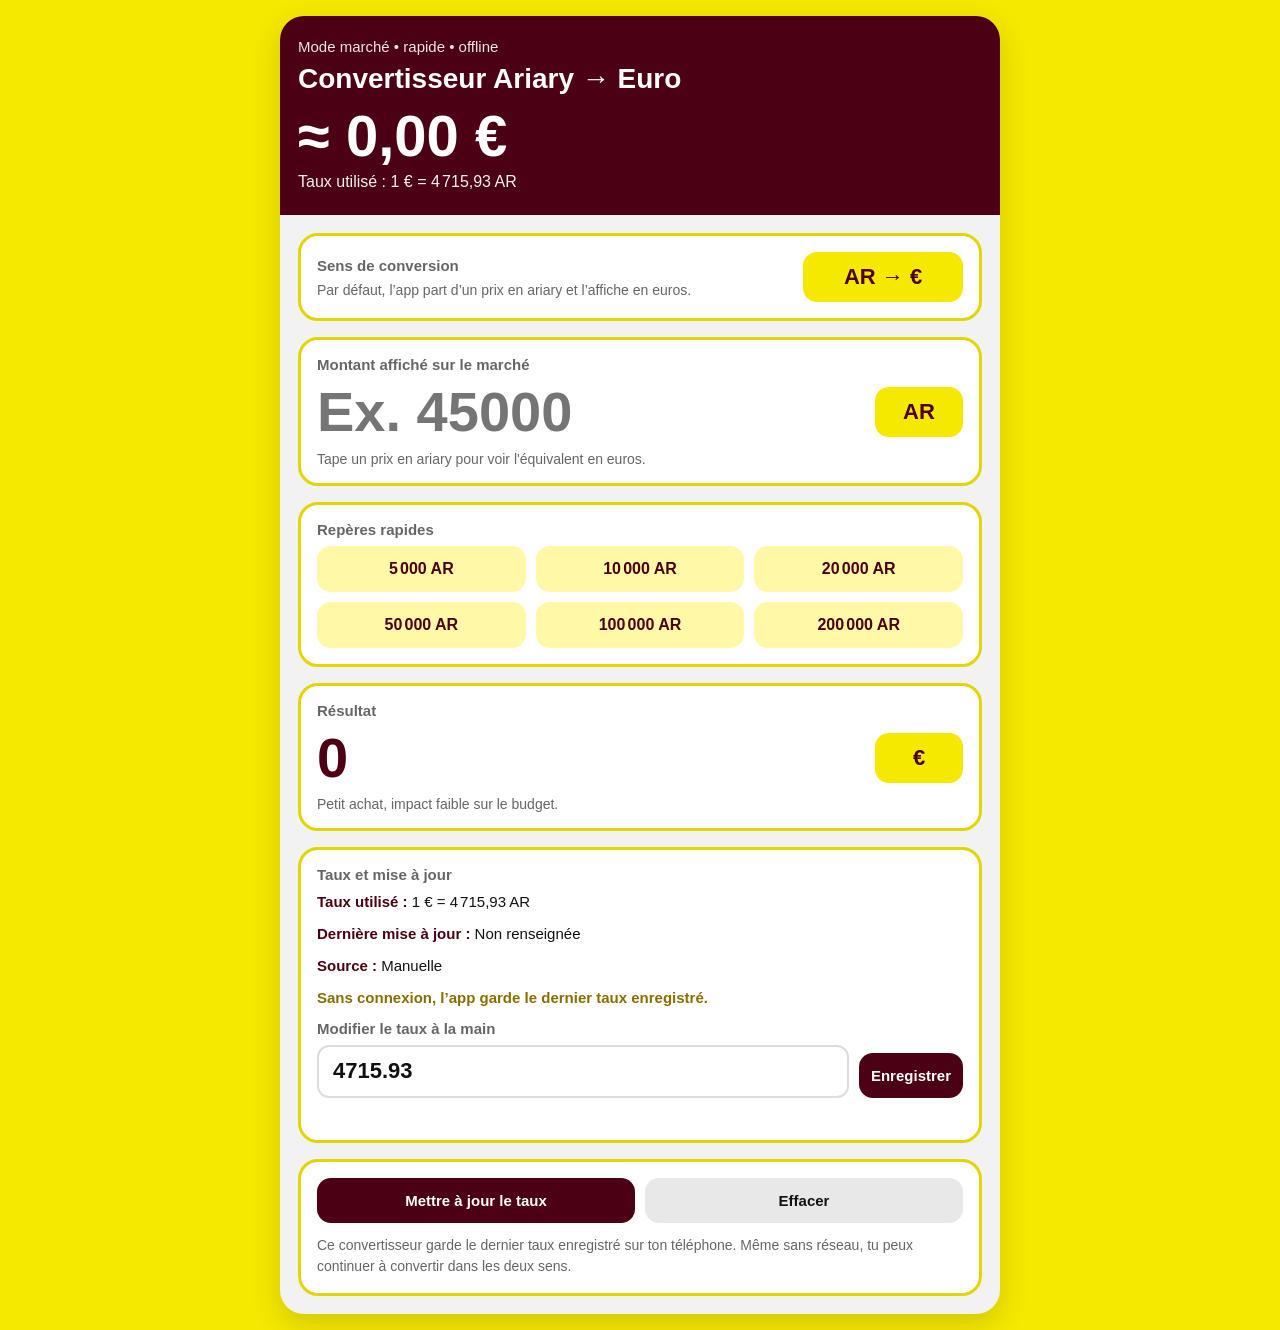
<file: convertisseur.html>
<!DOCTYPE html>
<html lang="fr">
<head>
  <meta charset="UTF-8" />
  <meta name="viewport" content="width=device-width, initial-scale=1.0" />
  <title>Convertisseur voyage Madagascar</title>
  <style>
    :root {
      --bg: #f5e900;
      --panel: #f2f2f2;
      --card: #ffffff;
      --accent: #4b0013;
      --text: #111111;
      --muted: #666666;
      --border: #e2d600;
      --success: #0f5132;
      --warning: #8a6d00;
    }

    * {
      box-sizing: border-box;
      margin: 0;
      padding: 0;
      font-family: Arial, sans-serif;
    }

    body {
      background: var(--bg);
      color: var(--text);
      min-height: 100vh;
      padding: 16px;
    }

    .widget {
      width: 100%;
      max-width: 720px;
      margin: 0 auto;
      background: var(--panel);
      border-radius: 24px;
      overflow: hidden;
      box-shadow: 0 10px 30px rgba(0, 0, 0, 0.15);
    }

    .top {
      background: var(--accent);
      color: #fff;
      padding: 22px 18px 24px;
    }

    .eyebrow {
      font-size: 15px;
      opacity: 0.9;
      margin-bottom: 8px;
    }

    .title {
      font-size: 28px;
      font-weight: 800;
      line-height: 1.15;
      margin-bottom: 12px;
    }

    .headline-result {
      font-size: clamp(34px, 8vw, 58px);
      font-weight: 800;
      line-height: 1;
      margin-bottom: 8px;
    }

    .rate-line {
      font-size: 16px;
      opacity: 0.95;
    }

    .content {
      padding: 18px;
      display: grid;
      gap: 16px;
    }

    .card {
      background: var(--card);
      border: 3px solid var(--border);
      border-radius: 20px;
      padding: 16px;
    }

    .label {
      font-size: 15px;
      color: var(--muted);
      margin-bottom: 8px;
      font-weight: 700;
    }

    .input-row,
    .result-row,
    .toggle-row {
      display: grid;
      grid-template-columns: 1fr auto;
      gap: 12px;
      align-items: center;
    }

    input[type="number"],
    input[type="text"] {
      width: 100%;
      border: none;
      outline: none;
      background: transparent;
      color: var(--accent);
      font-size: clamp(32px, 7vw, 56px);
      font-weight: 800;
      line-height: 1.1;
    }

    input[type="number"]::-webkit-outer-spin-button,
    input[type="number"]::-webkit-inner-spin-button {
      -webkit-appearance: none;
      margin: 0;
    }

    input[type="number"] {
      -moz-appearance: textfield;
    }

    .currency-pill,
    .toggle-btn {
      background: var(--bg);
      color: var(--accent);
      font-size: 22px;
      font-weight: 800;
      padding: 12px 16px;
      border-radius: 14px;
      min-width: 88px;
      text-align: center;
      border: none;
    }

    .toggle-btn {
      cursor: pointer;
      min-width: 160px;
    }

    .subvalue {
      font-size: 14px;
      color: var(--muted);
      margin-top: 8px;
    }

    .quick-grid {
      display: grid;
      grid-template-columns: repeat(3, 1fr);
      gap: 10px;
    }

    .quick-btn,
    .action-btn,
    .save-btn {
      border: none;
      border-radius: 14px;
      cursor: pointer;
      font-weight: 800;
    }

    .quick-btn {
      background: #fff8a6;
      color: var(--accent);
      padding: 14px 10px;
      font-size: 16px;
    }

    .actions {
      display: grid;
      grid-template-columns: 1fr 1fr;
      gap: 10px;
    }

    .action-btn,
    .save-btn {
      background: var(--accent);
      color: white;
      padding: 14px 12px;
      font-size: 15px;
    }

    .secondary {
      background: #e8e8e8;
      color: var(--text);
    }

    .meta {
      display: grid;
      gap: 10px;
      font-size: 15px;
      color: var(--text);
      line-height: 1.45;
    }

    .meta strong {
      color: var(--accent);
    }

    .editor {
      display: grid;
      grid-template-columns: 1fr auto;
      gap: 10px;
      align-items: end;
      margin-top: 12px;
    }

    .editor input {
      background: #fff;
      border: 2px solid #ddd;
      border-radius: 12px;
      padding: 12px 14px;
      color: var(--text);
      font-size: 22px;
      font-weight: 700;
    }

    .status {
      font-size: 14px;
      color: var(--success);
      font-weight: 700;
      margin-top: 8px;
      min-height: 18px;
    }

    .offline-note {
      color: var(--warning);
      font-weight: 700;
    }

    .tips {
      font-size: 14px;
      color: var(--muted);
      line-height: 1.5;
    }

    @media (max-width: 520px) {
      body {
        padding: 10px;
      }

      .content,
      .card {
        padding: 14px;
      }

      .quick-grid {
        grid-template-columns: repeat(2, 1fr);
      }

      .actions,
      .editor,
      .input-row,
      .result-row,
      .toggle-row {
        grid-template-columns: 1fr;
      }

      .currency-pill,
      .toggle-btn {
        width: 100%;
      }
    }
  </style>
</head>
<body>
  <main class="widget">
    <section class="top">
      <div class="eyebrow">Mode marché • rapide • offline</div>
      <h1 class="title" id="mainTitle">Convertisseur Ariary → Euro</h1>
      <div class="headline-result" id="headlineResult">≈ 0 €</div>
      <div class="rate-line" id="headlineRate">Taux utilisé : 1 € = 4 715,93 AR</div>
    </section>

    <section class="content">
      <div class="card">
        <div class="toggle-row">
          <div>
            <div class="label">Sens de conversion</div>
            <div class="subvalue" id="modeDescription">Par défaut, l’app part d’un prix en ariary et l’affiche en euros.</div>
          </div>
          <button type="button" class="toggle-btn" id="toggleModeBtn">AR → €</button>
        </div>
      </div>

      <div class="card">
        <div class="label" id="inputLabel">Montant affiché sur le marché</div>
        <div class="input-row">
          <input
            id="sourceAmount"
            type="number"
            min="0"
            step="0.01"
            inputmode="decimal"
            placeholder="Ex. 45000"
            autofocus
          />
          <div class="currency-pill" id="sourceCurrency">AR</div>
        </div>
        <div class="subvalue" id="helperText">Tape un prix en ariary pour voir l'équivalent en euros.</div>
      </div>

      <div class="card">
        <div class="label">Repères rapides</div>
        <div class="quick-grid" id="quickGrid">
          <button type="button" class="quick-btn" data-ar="5000" data-eur="1">5 000 AR</button>
          <button type="button" class="quick-btn" data-ar="10000" data-eur="2">10 000 AR</button>
          <button type="button" class="quick-btn" data-ar="20000" data-eur="5">20 000 AR</button>
          <button type="button" class="quick-btn" data-ar="50000" data-eur="10">50 000 AR</button>
          <button type="button" class="quick-btn" data-ar="100000" data-eur="20">100 000 AR</button>
          <button type="button" class="quick-btn" data-ar="200000" data-eur="50">200 000 AR</button>
        </div>
      </div>

      <div class="card">
        <div class="label">Résultat</div>
        <div class="result-row">
          <input id="targetAmount" type="text" value="0" readonly />
          <div class="currency-pill" id="targetCurrency">€</div>
        </div>
        <div class="subvalue" id="decisionHint">Petit achat, impact faible sur le budget.</div>
      </div>

      <div class="card">
        <div class="label">Taux et mise à jour</div>
        <div class="meta">
          <div><strong>Taux utilisé :</strong> <span id="detailRate">1 € = 4 715,93 AR</span></div>
          <div><strong>Dernière mise à jour :</strong> <span id="lastUpdate">Non renseignée</span></div>
          <div><strong>Source :</strong> <span id="rateSource">Manuelle</span></div>
          <div class="offline-note" id="offlineNote">Sans connexion, l’app garde le dernier taux enregistré.</div>
        </div>
        <div class="editor">
          <div>
            <div class="label">Modifier le taux à la main</div>
            <input id="manualRate" type="number" min="0" step="0.01" inputmode="decimal" />
          </div>
          <button type="button" class="save-btn" id="saveRateBtn">Enregistrer</button>
        </div>
        <div class="status" id="statusText"></div>
      </div>

      <div class="card">
        <div class="actions">
          <button type="button" class="action-btn" id="refreshRateBtn">Mettre à jour le taux</button>
          <button type="button" class="action-btn secondary" id="clearBtn">Effacer</button>
        </div>
        <div class="tips" style="margin-top: 12px;">
          Ce convertisseur garde le dernier taux enregistré sur ton téléphone. Même sans réseau, tu peux continuer à convertir dans les deux sens.
        </div>
      </div>
    </section>
  </main>

  <script>
    const STORAGE_KEYS = {
      rate: 'madagascar_trip_exchange_rate',
      updatedAt: 'madagascar_trip_exchange_rate_updated_at',
      source: 'madagascar_trip_exchange_rate_source',
      mode: 'madagascar_trip_exchange_mode'
    };

    const FALLBACK_RATE = 4715.93;

    const sourceAmount = document.getElementById('sourceAmount');
    const targetAmount = document.getElementById('targetAmount');
    const headlineResult = document.getElementById('headlineResult');
    const headlineRate = document.getElementById('headlineRate');
    const detailRate = document.getElementById('detailRate');
    const lastUpdate = document.getElementById('lastUpdate');
    const rateSource = document.getElementById('rateSource');
    const manualRate = document.getElementById('manualRate');
    const saveRateBtn = document.getElementById('saveRateBtn');
    const refreshRateBtn = document.getElementById('refreshRateBtn');
    const clearBtn = document.getElementById('clearBtn');
    const helperText = document.getElementById('helperText');
    const decisionHint = document.getElementById('decisionHint');
    const statusText = document.getElementById('statusText');
    const toggleModeBtn = document.getElementById('toggleModeBtn');
    const mainTitle = document.getElementById('mainTitle');
    const inputLabel = document.getElementById('inputLabel');
    const sourceCurrency = document.getElementById('sourceCurrency');
    const targetCurrency = document.getElementById('targetCurrency');
    const modeDescription = document.getElementById('modeDescription');

    const quickButtons = document.querySelectorAll('.quick-btn');

    let exchangeRate = loadStoredRate();
    let mode = localStorage.getItem(STORAGE_KEYS.mode) || 'MGA_TO_EUR';

    function loadStoredRate() {
      try {
        const stored = parseFloat(localStorage.getItem(STORAGE_KEYS.rate));
        return Number.isFinite(stored) && stored > 0 ? stored : FALLBACK_RATE;
      } catch (error) {
        return FALLBACK_RATE;
      }
    }

    function safeGetItem(key) {
      try {
        return localStorage.getItem(key);
      } catch (error) {
        return null;
      }
    }

    function safeSetItem(key, value) {
      try {
        localStorage.setItem(key, value);
      } catch (error) {
        // stockage local indisponible dans certains webviews
      }
    }

    function formatNumber(value, maxDigits = 2) {
      return new Intl.NumberFormat('fr-FR', {
        minimumFractionDigits: 0,
        maximumFractionDigits: maxDigits
      }).format(value);
    }

    function formatMoneyEUR(value) {
      return new Intl.NumberFormat('fr-FR', {
        style: 'currency',
        currency: 'EUR',
        minimumFractionDigits: 2,
        maximumFractionDigits: 2
      }).format(value);
    }

    function formatDate(isoString) {
      if (!isoString) return 'Non renseignée';
      const date = new Date(isoString);
      if (Number.isNaN(date.getTime())) return 'Non renseignée';
      return new Intl.DateTimeFormat('fr-FR', {
        dateStyle: 'medium',
        timeStyle: 'short'
      }).format(date);
    }

    function saveRate(rate, source) {
      const now = new Date().toISOString();
      exchangeRate = rate;
      safeSetItem(STORAGE_KEYS.rate, String(rate));
      safeSetItem(STORAGE_KEYS.updatedAt, now);
      safeSetItem(STORAGE_KEYS.source, source);
      updateDisplay();
    }

    function getDecisionHint(eurValue) {
      if (eurValue <= 5) return 'Petit achat, impact faible sur le budget.';
      if (eurValue <= 15) return 'Achat moyen, décision simple si l’objet te plaît.';
      if (eurValue <= 30) return 'Montant à regarder de près avant d’acheter.';
      return 'Achat conséquent, compare ou négocie avant de décider.';
    }

    function applyModeUI() {
      const isMGAtoEUR = mode === 'MGA_TO_EUR';
      safeSetItem(STORAGE_KEYS.mode, mode);

      mainTitle.textContent = isMGAtoEUR ? 'Convertisseur Ariary → Euro' : 'Convertisseur Euro → Ariary';
      toggleModeBtn.textContent = isMGAtoEUR ? 'AR → €' : '€ → AR';
      inputLabel.textContent = isMGAtoEUR ? 'Montant affiché sur le marché' : 'Montant en euros';
      sourceCurrency.textContent = isMGAtoEUR ? 'AR' : '€';
      targetCurrency.textContent = isMGAtoEUR ? '€' : 'AR';
      sourceAmount.placeholder = isMGAtoEUR ? 'Ex. 45000' : 'Ex. 20';
      modeDescription.textContent = isMGAtoEUR
        ? 'Par défaut, l’app part d’un prix en ariary et l’affiche en euros.'
        : 'Tu peux aussi partir d’un montant en euros pour connaître son équivalent en ariary.';

      quickButtons.forEach((button) => {
        button.textContent = isMGAtoEUR
          ? `${formatNumber(Number(button.dataset.ar), 0)} AR`
          : `${formatNumber(Number(button.dataset.eur), 0)} €`;
      });
    }

    function updateDisplay() {
      const rawValue = parseFloat(sourceAmount.value);
      const sourceValue = Number.isFinite(rawValue) && rawValue >= 0 ? rawValue : 0;
      const isMGAtoEUR = mode === 'MGA_TO_EUR';
      const convertedValue = exchangeRate > 0
        ? (isMGAtoEUR ? sourceValue / exchangeRate : sourceValue * exchangeRate)
        : 0;
      const eurReference = isMGAtoEUR ? convertedValue : sourceValue;

      targetAmount.value = formatNumber(convertedValue, isMGAtoEUR ? 2 : 0);
      headlineResult.textContent = isMGAtoEUR
        ? `≈ ${formatMoneyEUR(convertedValue)}`
        : `≈ ${formatNumber(convertedValue, 0)} AR`;
      headlineRate.textContent = `Taux utilisé : 1 € = ${formatNumber(exchangeRate, 2)} AR`;
      detailRate.textContent = `1 € = ${formatNumber(exchangeRate, 2)} AR`;
      lastUpdate.textContent = formatDate(safeGetItem(STORAGE_KEYS.updatedAt));
      rateSource.textContent = safeGetItem(STORAGE_KEYS.source) || 'Manuelle';
      manualRate.value = exchangeRate;
      decisionHint.textContent = getDecisionHint(eurReference);

      if (sourceValue > 0) {
        helperText.textContent = isMGAtoEUR
          ? `${formatNumber(sourceValue, 0)} AR correspondent à environ ${formatMoneyEUR(convertedValue)}.`
          : `${formatMoneyEUR(sourceValue)} correspondent à environ ${formatNumber(convertedValue, 0)} AR.`;
      } else {
        helperText.textContent = isMGAtoEUR
          ? 'Tape un prix en ariary pour voir l\'équivalent en euros.'
          : 'Tape un montant en euros pour voir l\'équivalent en ariary.';
      }
    }

    async function refreshRate() {
      statusText.textContent = 'Mise à jour du taux en cours…';
      refreshRateBtn.disabled = true;

      try {
        const response = await fetch('https://api.exchangerate.host/convert?from=EUR&to=MGA');
        const data = await response.json();

        if (data && typeof data.result === 'number' && !Number.isNaN(data.result) && data.result > 0) {
          saveRate(data.result, 'Synchronisée');
          statusText.textContent = 'Taux mis à jour et enregistré sur l’appareil.';
        } else {
          statusText.textContent = 'Taux indisponible. Dernier taux conservé.';
        }
      } catch (error) {
        statusText.textContent = 'Pas de connexion ou service indisponible. Dernier taux conservé.';
      } finally {
        refreshRateBtn.disabled = false;
      }
    }

    function bindTap(element, handler) {
      let touchHandled = false;

      element.addEventListener('touchend', function(event) {
        touchHandled = true;
        event.preventDefault();
        event.stopPropagation();
        handler(event);
        setTimeout(function() {
          touchHandled = false;
        }, 300);
      }, { passive: false });

      element.addEventListener('click', function(event) {
        if (touchHandled) return;
        event.preventDefault();
        event.stopPropagation();
        handler(event);
      });
    }

    sourceAmount.addEventListener('input', updateDisplay);

    bindTap(toggleModeBtn, function() {
      mode = mode === 'MGA_TO_EUR' ? 'EUR_TO_MGA' : 'MGA_TO_EUR';
      sourceAmount.value = '';
      applyModeUI();
      updateDisplay();
      setTimeout(function() {
        sourceAmount.focus();
      }, 50);
    });

    quickButtons.forEach((button) => {
      bindTap(button, function() {
        sourceAmount.value = mode === 'MGA_TO_EUR' ? button.dataset.ar : button.dataset.eur;
        updateDisplay();
        setTimeout(function() {
          sourceAmount.focus();
        }, 50);
      });
    });

    bindTap(saveRateBtn, function() {
      const newRate = parseFloat(manualRate.value);
      if (!Number.isFinite(newRate) || newRate <= 0) {
        statusText.textContent = 'Entre un taux valide.';
        return;
      }
      saveRate(newRate, 'Manuelle');
      statusText.textContent = 'Taux manuel enregistré.';
    });

    bindTap(refreshRateBtn, refreshRate);

    bindTap(clearBtn, function() {
      sourceAmount.value = '';
      statusText.textContent = '';
      updateDisplay();
      setTimeout(function() {
        sourceAmount.focus();
      }, 50);
    });

    applyModeUI();
    updateDisplay();
  </script>
</body>
</html>
</file>
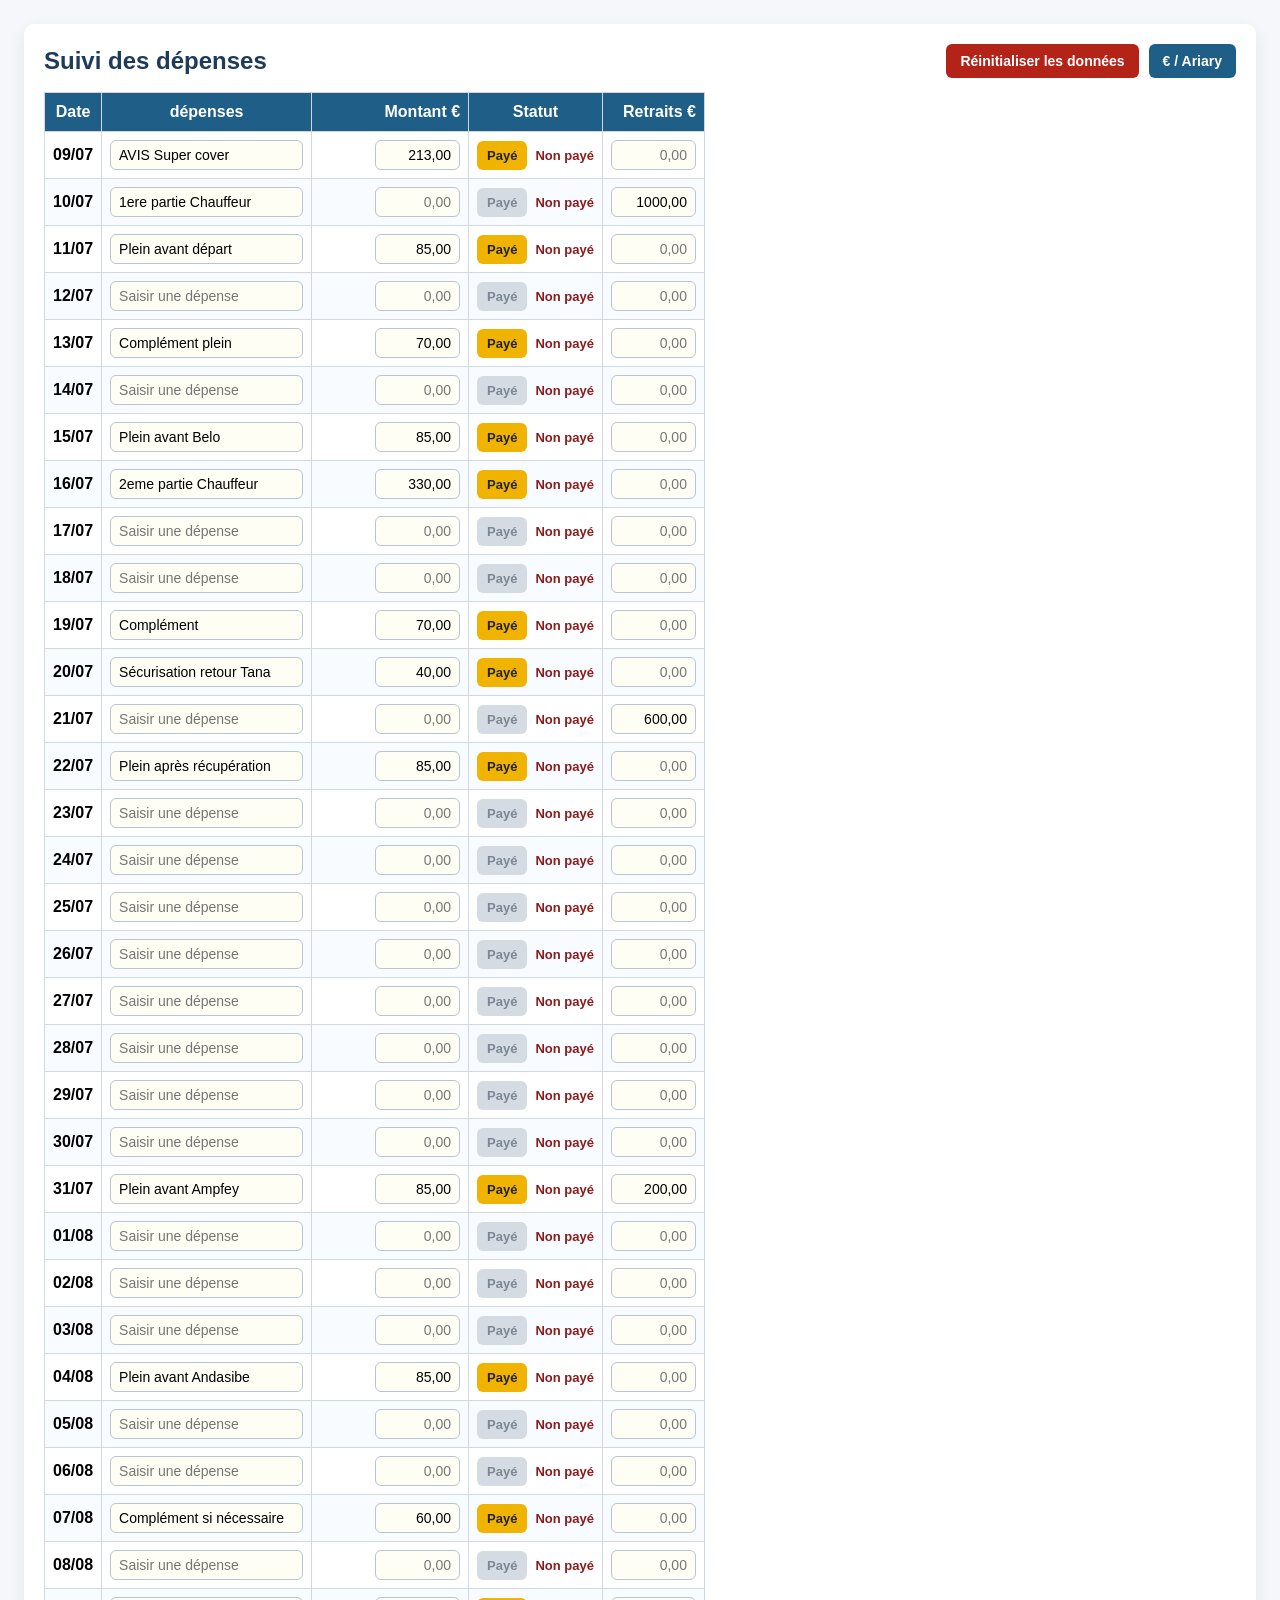
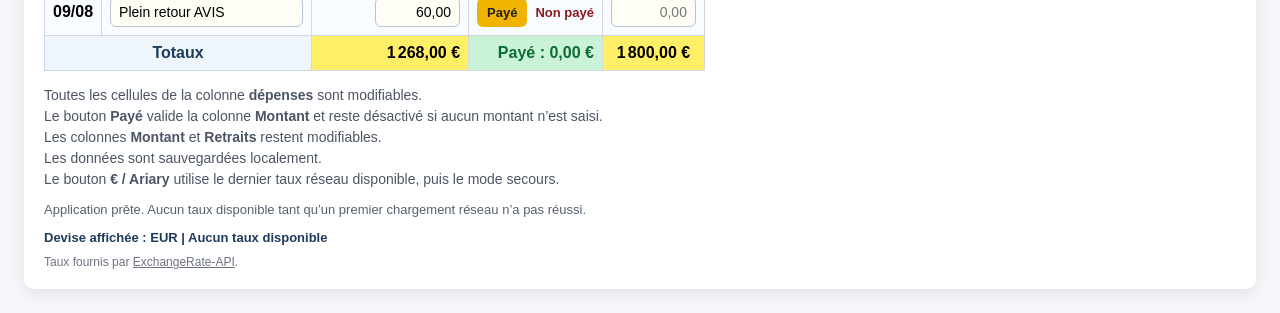
<file: depenses.html>
<!DOCTYPE html>
<html lang="fr">
<head>
  <meta charset="UTF-8" />
  <meta name="viewport" content="width=device-width, initial-scale=1.0" />
  <title>Suivi des dépenses</title>
  <style>
    body {
      font-family: Arial, sans-serif;
      background: #f5f7fa;
      margin: 0;
      padding: 24px;
    }

    .container {
      max-width: 100%;
      margin: 0 auto;
      background: #fff;
      padding: 20px;
      border-radius: 10px;
      box-shadow: 0 6px 18px rgba(0, 0, 0, 0.08);
      overflow-x: auto;
    }

    .header-bar {
      display: flex;
      justify-content: space-between;
      align-items: center;
      gap: 12px;
      flex-wrap: wrap;
      margin-bottom: 14px;
    }

    .header-actions {
      display: flex;
      gap: 10px;
      flex-wrap: wrap;
      align-items: center;
    }

    h1 {
      margin: 0;
      font-size: 24px;
      color: #1f3b5b;
    }

    .btn-reset,
    .btn-currency {
      border: none;
      border-radius: 6px;
      padding: 9px 14px;
      font-size: 14px;
      font-weight: 700;
      cursor: pointer;
      transition: 0.2s ease;
    }

    .btn-reset {
      background: #b42318;
      color: #fff;
    }

    .btn-currency {
      background: #1f5e87;
      color: #fff;
    }

    .btn-reset:hover,
    .btn-currency:hover {
      opacity: 0.92;
      transform: translateY(-1px);
    }

    .btn-reset:disabled,
    .btn-currency:disabled {
      opacity: 0.6;
      cursor: not-allowed;
      transform: none;
    }

    table {
      width: auto;
      max-width: 100%;
      border-collapse: collapse;
      table-layout: auto;
    }

    thead th {
      background: #1f5e87;
      color: white;
      padding: 10px 8px;
      border: 1px solid #d0d7de;
      text-align: center;
      white-space: nowrap;
    }

    tbody td,
    tfoot td {
      border: 1px solid #cfd8e3;
      padding: 8px;
      vertical-align: middle;
      background: #fff;
    }

    tbody tr:nth-child(even) td {
      background: #f8fbff;
    }

    /* Date compacte */
    th:nth-child(1),
    td:nth-child(1) {
      white-space: nowrap;
      text-align: center;
    }

    /* Dépenses : peut revenir à la ligne */
    th:nth-child(2),
    td:nth-child(2) {
      white-space: normal;
      min-width: 140px;
    }

    /* Montant et retraits compacts */
    th:nth-child(3),
    td:nth-child(3),
    th:nth-child(5),
    td:nth-child(5) {
      white-space: nowrap;
      text-align: right;
    }

    /* Statut compact */
    th:nth-child(4),
    td:nth-child(4) {
      white-space: nowrap;
      text-align: center;
    }

    td.date {
      font-weight: 600;
      text-align: center;
    }

    td.amount,
    td.withdrawal {
      text-align: right;
      font-weight: 700;
      color: #103b5c;
    }

    .text-input {
      width: 100%;
      min-width: 120px;
      padding: 6px 8px;
      border: 1px solid #b8c4d1;
      border-radius: 6px;
      font-size: 14px;
      background: #fffef5;
      box-sizing: border-box;
    }

    .text-input:focus {
      outline: none;
      border-color: #1f5e87;
      box-shadow: 0 0 0 2px rgba(31, 94, 135, 0.15);
    }

    .amount-input {
      width: 85px;
      padding: 6px 8px;
      border: 1px solid #b8c4d1;
      border-radius: 6px;
      font-size: 14px;
      text-align: right;
      background: #fffef5;
      box-sizing: border-box;
    }

    .amount-input:focus {
      outline: none;
      border-color: #1f5e87;
      box-shadow: 0 0 0 2px rgba(31, 94, 135, 0.15);
    }

    td.status {
      text-align: center;
    }

    .paid-label {
      display: inline-block;
      margin-left: 8px;
      font-weight: 700;
      font-size: 13px;
    }

    .paid-yes {
      color: #0f7b36;
    }

    .paid-no {
      color: #8a1c1c;
    }

    .btn-pay {
      border: none;
      border-radius: 6px;
      padding: 7px 10px;
      font-size: 13px;
      font-weight: 700;
      cursor: pointer;
      transition: 0.2s ease;
      background: #f0b400;
      color: #222;
    }

    .btn-pay:hover:not(:disabled) {
      transform: translateY(-1px);
      opacity: 0.95;
    }

    .btn-pay.paid {
      background: #1f9d55;
      color: white;
    }

    .btn-pay:disabled {
      background: #d5dbe3;
      color: #7b8794;
      cursor: not-allowed;
      opacity: 1;
    }

    tfoot td {
      font-weight: 700;
      background: #eef5fb;
    }

    .footer-label {
      text-align: right;
      color: #1f3b5b;
    }

    .footer-value {
      background: #ffef66;
      font-weight: 800;
      text-align: right;
    }

    .footer-paid {
      background: #c9f2d7;
      font-weight: 800;
      text-align: center;
      color: #0a6c2f;
    }

    .legend {
      margin-top: 14px;
      color: #4b5563;
      font-size: 14px;
      line-height: 1.5;
    }

    .status-note {
      margin-top: 10px;
      font-size: 13px;
      color: #546170;
      line-height: 1.5;
    }

    .rate-note {
      margin-top: 8px;
      font-size: 13px;
      color: #1f3b5b;
      font-weight: 600;
      line-height: 1.5;
    }

    .attribution {
      margin-top: 8px;
      font-size: 12px;
      color: #6b7280;
    }

    .attribution a {
      color: inherit;
    }

    @media (max-width: 900px) {
      body {
        padding: 10px;
      }

      .container {
        padding: 12px;
      }

      table {
        font-size: 13px;
      }

      .btn-pay {
        padding: 6px 8px;
        font-size: 12px;
      }

      .amount-input {
        width: 78px;
      }

      .text-input {
        min-width: 100px;
      }

      .paid-label {
        display: block;
        margin-left: 0;
        margin-top: 4px;
      }

      .header-bar {
        align-items: flex-start;
      }

      tbody td,
      tfoot td,
      thead th {
        padding: 6px 5px;
      }
    }
  </style>
</head>
<body data-page="depenses">
  <div class="container">
    <div class="header-bar">
      <h1>Suivi des dépenses</h1>

      <div class="header-actions">
        <button id="resetButton" class="btn-reset" type="button">Réinitialiser les données</button>
        <button id="currencyButton" class="btn-currency" type="button">€ / Ariary</button>
      </div>
    </div>

    <table id="depensesTable">
      <thead>
        <tr>
          <th>Date</th>
          <th>dépenses</th>
          <th id="amountHeader">Montant €</th>
          <th>Statut</th>
          <th id="withdrawalHeader">Retraits €</th>
        </tr>
      </thead>
      <tbody id="tableBody"></tbody>
      <tfoot>
        <tr>
          <td colspan="2" class="footer-label">Totaux</td>
          <td id="totalAmount" class="footer-value">0,00 €</td>
          <td id="totalPaid" class="footer-paid">Payé : 0,00 €</td>
          <td id="totalWithdrawal" class="footer-value">0,00 €</td>
        </tr>
      </tfoot>
    </table>

    <div class="legend">
      Toutes les cellules de la colonne <strong>dépenses</strong> sont modifiables.<br>
      Le bouton <strong>Payé</strong> valide la colonne <strong>Montant</strong> et reste désactivé si aucun montant n’est saisi.<br>
      Les colonnes <strong>Montant</strong> et <strong>Retraits</strong> restent modifiables.<br>
      Les données sont sauvegardées localement.<br>
      Le bouton <strong>€ / Ariary</strong> utilise le dernier taux réseau disponible, puis le mode secours.
    </div>

    <div class="status-note" id="saveStatus">Sauvegarde locale active.</div>
    <div class="rate-note" id="rateInfo">Devise affichée : EUR</div>
    <div class="attribution">
      Taux fournis par
      <a href="https://www.exchangerate-api.com" target="_blank" rel="noopener noreferrer">ExchangeRate-API</a>.
    </div>
  </div>

  <script>
    const STORAGE_KEY = "suivi_depenses_v3";
    const DEFAULT_CURRENCY = "EUR";
    const TARGET_CURRENCY = "MGA";

    const defaultData = [
      { date: "2026-07-09", depense: "AVIS Super cover", montantEur: 213.00, retraitEur: null, paid: false },
      { date: "2026-07-10", depense: "1ere partie Chauffeur", montantEur: null, retraitEur: 1000.00, paid: false },
      { date: "2026-07-11", depense: "Plein avant départ", montantEur: 85.00, retraitEur: null, paid: false },
      { date: "2026-07-12", depense: "", montantEur: null, retraitEur: null, paid: false },
      { date: "2026-07-13", depense: "Complément plein", montantEur: 70.00, retraitEur: null, paid: false },
      { date: "2026-07-14", depense: "", montantEur: null, retraitEur: null, paid: false },
      { date: "2026-07-15", depense: "Plein avant Belo", montantEur: 85.00, retraitEur: null, paid: false },
      { date: "2026-07-16", depense: "2eme partie Chauffeur", montantEur: 330.00, retraitEur: null, paid: false },
      { date: "2026-07-17", depense: "", montantEur: null, retraitEur: null, paid: false },
      { date: "2026-07-18", depense: "", montantEur: null, retraitEur: null, paid: false },
      { date: "2026-07-19", depense: "Complément", montantEur: 70.00, retraitEur: null, paid: false },
      { date: "2026-07-20", depense: "Sécurisation retour Tana", montantEur: 40.00, retraitEur: null, paid: false },
      { date: "2026-07-21", depense: "", montantEur: null, retraitEur: 600.00, paid: false },
      { date: "2026-07-22", depense: "Plein après récupération", montantEur: 85.00, retraitEur: null, paid: false },
      { date: "2026-07-23", depense: "", montantEur: null, retraitEur: null, paid: false },
      { date: "2026-07-24", depense: "", montantEur: null, retraitEur: null, paid: false },
      { date: "2026-07-25", depense: "", montantEur: null, retraitEur: null, paid: false },
      { date: "2026-07-26", depense: "", montantEur: null, retraitEur: null, paid: false },
      { date: "2026-07-27", depense: "", montantEur: null, retraitEur: null, paid: false },
      { date: "2026-07-28", depense: "", montantEur: null, retraitEur: null, paid: false },
      { date: "2026-07-29", depense: "", montantEur: null, retraitEur: null, paid: false },
      { date: "2026-07-30", depense: "", montantEur: null, retraitEur: null, paid: false },
      { date: "2026-07-31", depense: "Plein avant Ampfey", montantEur: 85.00, retraitEur: 200.00, paid: false },
      { date: "2026-08-01", depense: "", montantEur: null, retraitEur: null, paid: false },
      { date: "2026-08-02", depense: "", montantEur: null, retraitEur: null, paid: false },
      { date: "2026-08-03", depense: "", montantEur: null, retraitEur: null, paid: false },
      { date: "2026-08-04", depense: "Plein avant Andasibe", montantEur: 85.00, retraitEur: null, paid: false },
      { date: "2026-08-05", depense: "", montantEur: null, retraitEur: null, paid: false },
      { date: "2026-08-06", depense: "", montantEur: null, retraitEur: null, paid: false },
      { date: "2026-08-07", depense: "Complément si nécessaire", montantEur: 60.00, retraitEur: null, paid: false },
      { date: "2026-08-08", depense: "", montantEur: null, retraitEur: null, paid: false },
      { date: "2026-08-09", depense: "Plein retour AVIS", montantEur: 60.00, retraitEur: null, paid: false }
    ];

    const tableBody = document.getElementById("tableBody");
    const totalAmountEl = document.getElementById("totalAmount");
    const totalWithdrawalEl = document.getElementById("totalWithdrawal");
    const totalPaidEl = document.getElementById("totalPaid");
    const resetButton = document.getElementById("resetButton");
    const currencyButton = document.getElementById("currencyButton");
    const saveStatus = document.getElementById("saveStatus");
    const rateInfo = document.getElementById("rateInfo");
    const amountHeader = document.getElementById("amountHeader");
    const withdrawalHeader = document.getElementById("withdrawalHeader");

    let state = loadState();

    function cloneDefaultData() {
      return JSON.parse(JSON.stringify(defaultData));
    }

    function defaultState() {
      return {
        displayCurrency: DEFAULT_CURRENCY,
        eurToMgaRate: null,
        lastRateUpdate: null,
        lastRateSource: null,
        data: cloneDefaultData()
      };
    }

    function loadState() {
      try {
        const raw = localStorage.getItem(STORAGE_KEY);
        if (!raw) return defaultState();

        const parsed = JSON.parse(raw);
        const fallback = defaultState();

        const safeData = Array.isArray(parsed.data)
          ? parsed.data.map((item, index) => {
              const rowFallback = fallback.data[index] || {
                date: "",
                depense: "",
                montantEur: null,
                retraitEur: null,
                paid: false
              };

              return {
                date: typeof item.date === "string" ? item.date : rowFallback.date,
                depense: typeof item.depense === "string" ? item.depense : rowFallback.depense,
                montantEur: typeof item.montantEur === "number" ? item.montantEur : null,
                retraitEur: typeof item.retraitEur === "number" ? item.retraitEur : null,
                paid: typeof item.paid === "boolean" ? item.paid : false
              };
            })
          : fallback.data;

        return {
          displayCurrency: parsed.displayCurrency === TARGET_CURRENCY ? TARGET_CURRENCY : DEFAULT_CURRENCY,
          eurToMgaRate: typeof parsed.eurToMgaRate === "number" ? parsed.eurToMgaRate : null,
          lastRateUpdate: typeof parsed.lastRateUpdate === "string" ? parsed.lastRateUpdate : null,
          lastRateSource: typeof parsed.lastRateSource === "string" ? parsed.lastRateSource : null,
          data: safeData
        };
      } catch (error) {
        console.error("Erreur de chargement :", error);
        return defaultState();
      }
    }

    function saveState(message = "Données sauvegardées localement.") {
      try {
        localStorage.setItem(STORAGE_KEY, JSON.stringify(state));
        saveStatus.textContent = message;
      } catch (error) {
        console.error("Erreur de sauvegarde :", error);
        saveStatus.textContent = "Erreur : impossible de sauvegarder localement.";
      }
    }

    function formatDateDDMM(dateString) {
      if (!dateString) return "";
      const parts = dateString.split("-");
      if (parts.length !== 3) return dateString;
      const [, month, day] = parts;
      return `${day}/${month}`;
    }

    function formatDisplayedNumber(value) {
      if (value === null || value === undefined) return "";

      if (state.displayCurrency === DEFAULT_CURRENCY) {
        return value.toFixed(2).replace(".", ",");
      }

      return Math.round(value).toString().replace(/\B(?=(\d{3})+(?!\d))/g, " ");
    }

    function formatCurrency(value) {
      if (state.displayCurrency === DEFAULT_CURRENCY) {
        return value.toLocaleString("fr-FR", {
          style: "currency",
          currency: "EUR"
        });
      }

      return value.toLocaleString("fr-FR", {
        maximumFractionDigits: 0
      }) + " Ar";
    }

    function parseFrenchNumber(value) {
      if (value === null || value === undefined) return null;

      const cleaned = String(value)
        .replace(/\s/g, "")
        .replace(/€/g, "")
        .replace(/Ar/gi, "")
        .replace(",", ".");

      if (cleaned === "") return null;

      const num = parseFloat(cleaned);
      return Number.isNaN(num) ? null : num;
    }

    function roundToTwo(value) {
      return Math.round(value * 100) / 100;
    }

    function displayedToEur(displayedAmount) {
      if (displayedAmount === null) return null;

      if (state.displayCurrency === DEFAULT_CURRENCY) {
        return roundToTwo(displayedAmount);
      }

      if (!state.eurToMgaRate) {
        return null;
      }

      return roundToTwo(displayedAmount / state.eurToMgaRate);
    }

    function eurToDisplayed(eurAmount) {
      if (eurAmount === null) return null;

      if (state.displayCurrency === DEFAULT_CURRENCY) {
        return roundToTwo(eurAmount);
      }

      if (!state.eurToMgaRate) {
        return null;
      }

      return Math.round(eurAmount * state.eurToMgaRate);
    }

    function formatRateDate(rawDate) {
      if (!rawDate) return "date inconnue";
      return rawDate;
    }

    function updateCurrencyUI() {
      if (state.displayCurrency === DEFAULT_CURRENCY) {
        amountHeader.textContent = "Montant €";
        withdrawalHeader.textContent = "Retraits €";
      } else {
        amountHeader.textContent = "Montant Ariary";
        withdrawalHeader.textContent = "Retraits Ariary";
      }

      const sourceLabel =
        state.lastRateSource === "network"
          ? "source réseau"
          : state.lastRateSource === "fallback"
          ? "mode secours"
          : "aucun taux chargé";

      if (state.eurToMgaRate && state.lastRateUpdate) {
        const rateText = `1 € = ${Math.round(state.eurToMgaRate).toLocaleString("fr-FR")} Ar`;
        const updateText = `Taux mémorisé : ${rateText} | Dernière mise à jour : ${formatRateDate(state.lastRateUpdate)} | Origine : ${sourceLabel}`;
        rateInfo.textContent = `Devise affichée : ${state.displayCurrency === DEFAULT_CURRENCY ? "EUR" : "Ariary"} | ${updateText}`;
      } else {
        rateInfo.textContent = `Devise affichée : ${state.displayCurrency === DEFAULT_CURRENCY ? "EUR" : "Ariary"} | Aucun taux disponible`;
      }
    }

    function updateTotals() {
      const totalAmountEur = state.data.reduce((sum, row) => sum + (row.montantEur || 0), 0);
      const totalWithdrawalEur = state.data.reduce((sum, row) => sum + (row.retraitEur || 0), 0);
      const totalPaidEur = state.data.reduce((sum, row) => {
        if (row.paid && row.montantEur) return sum + row.montantEur;
        return sum;
      }, 0);

      const totalAmountDisplayed = eurToDisplayed(totalAmountEur) ?? 0;
      const totalWithdrawalDisplayed = eurToDisplayed(totalWithdrawalEur) ?? 0;
      const totalPaidDisplayed = eurToDisplayed(totalPaidEur) ?? 0;

      totalAmountEl.textContent = formatCurrency(totalAmountDisplayed);
      totalWithdrawalEl.textContent = formatCurrency(totalWithdrawalDisplayed);
      totalPaidEl.textContent = "Payé : " + formatCurrency(totalPaidDisplayed);
    }

    function renderTable() {
      tableBody.innerHTML = "";

      state.data.forEach((row, index) => {
        const tr = document.createElement("tr");

        const tdDate = document.createElement("td");
        tdDate.className = "date";
        tdDate.textContent = formatDateDDMM(row.date);

        const tdDepense = document.createElement("td");
        const inputDepense = document.createElement("input");
        inputDepense.type = "text";
        inputDepense.className = "text-input";
        inputDepense.value = row.depense || "";
        inputDepense.placeholder = "Saisir une dépense";

        inputDepense.addEventListener("change", (e) => {
          state.data[index].depense = e.target.value;
          saveState();
          renderTable();
        });

        tdDepense.appendChild(inputDepense);

        const tdMontant = document.createElement("td");
        tdMontant.className = "amount";

        const inputMontant = document.createElement("input");
        inputMontant.type = "text";
        inputMontant.className = "amount-input";
        inputMontant.placeholder = state.displayCurrency === DEFAULT_CURRENCY ? "0,00" : "0";

        const displayedMontant = eurToDisplayed(row.montantEur);
        inputMontant.value = displayedMontant !== null ? formatDisplayedNumber(displayedMontant) : "";

        inputMontant.addEventListener("change", (e) => {
          const entered = parseFrenchNumber(e.target.value);
          const eurValue = entered === null ? null : displayedToEur(entered);

          state.data[index].montantEur = eurValue;

          if (eurValue === null) {
            state.data[index].paid = false;
          }

          saveState();
          renderTable();
        });

        tdMontant.appendChild(inputMontant);

        const tdStatus = document.createElement("td");
        tdStatus.className = "status";

        const hasMontant = row.montantEur !== null && row.montantEur !== undefined;

        const button = document.createElement("button");
        button.className = row.paid ? "btn-pay paid" : "btn-pay";
        button.textContent = row.paid ? "Annuler" : "Payé";
        button.disabled = !hasMontant;

        button.addEventListener("click", () => {
          if (!hasMontant) return;
          state.data[index].paid = !state.data[index].paid;
          saveState();
          renderTable();
        });

        const label = document.createElement("span");
        label.className = "paid-label " + (row.paid ? "paid-yes" : "paid-no");
        label.textContent = row.paid ? "Payé" : "Non payé";

        tdStatus.appendChild(button);
        tdStatus.appendChild(label);

        const tdRetrait = document.createElement("td");
        tdRetrait.className = "withdrawal";

        const inputRetrait = document.createElement("input");
        inputRetrait.type = "text";
        inputRetrait.className = "amount-input";
        inputRetrait.placeholder = state.displayCurrency === DEFAULT_CURRENCY ? "0,00" : "0";

        const displayedRetrait = eurToDisplayed(row.retraitEur);
        inputRetrait.value = displayedRetrait !== null ? formatDisplayedNumber(displayedRetrait) : "";

        inputRetrait.addEventListener("change", (e) => {
          const entered = parseFrenchNumber(e.target.value);
          const eurValue = entered === null ? null : displayedToEur(entered);

          state.data[index].retraitEur = eurValue;

          saveState();
          renderTable();
        });

        tdRetrait.appendChild(inputRetrait);

        tr.appendChild(tdDate);
        tr.appendChild(tdDepense);
        tr.appendChild(tdMontant);
        tr.appendChild(tdStatus);
        tr.appendChild(tdRetrait);

        tableBody.appendChild(tr);
      });

      updateCurrencyUI();
      updateTotals();
    }

    async function fetchLatestEurToMgaRate() {
      const response = await fetch("https://open.er-api.com/v6/latest/EUR", {
        method: "GET",
        cache: "no-store"
      });

      if (!response.ok) {
        throw new Error("Impossible de récupérer le taux de change.");
      }

      const result = await response.json();

      if (!result || !result.rates || typeof result.rates.MGA !== "number") {
        throw new Error("Réponse de taux invalide.");
      }

      state.eurToMgaRate = result.rates.MGA;
      state.lastRateSource = "network";

      if (result.time_last_update_utc) {
        state.lastRateUpdate = result.time_last_update_utc;
      } else {
        state.lastRateUpdate = new Date().toLocaleString("fr-FR");
      }

      return true;
    }

    async function ensureRateLoaded() {
      try {
        await fetchLatestEurToMgaRate();
        saveState("Taux réseau chargé et sauvegardé localement.");
        return { ok: true, mode: "network" };
      } catch (error) {
        console.error("Échec chargement réseau :", error);

        if (typeof state.eurToMgaRate === "number" && state.lastRateUpdate) {
          state.lastRateSource = "fallback";
          saveState("Réseau indisponible : utilisation du dernier taux sauvegardé.");
          return { ok: true, mode: "fallback" };
        }

        return { ok: false, mode: "none" };
      }
    }

    async function toggleCurrency() {
      currencyButton.disabled = true;
      currencyButton.textContent = "Conversion...";

      try {
        const result = await ensureRateLoaded();

        if (!result.ok) {
          saveStatus.textContent = "Impossible de convertir : aucun taux n’a encore été chargé.";
          return;
        }

        state.displayCurrency =
          state.displayCurrency === DEFAULT_CURRENCY ? TARGET_CURRENCY : DEFAULT_CURRENCY;

        if (result.mode === "network") {
          saveState("Conversion effectuée avec le dernier taux réseau.");
        } else {
          saveState("Conversion effectuée en mode secours avec le dernier taux sauvegardé.");
        }

        renderTable();
      } finally {
        currencyButton.disabled = false;
        currencyButton.textContent = "€ / Ariary";
      }
    }

    function resetData() {
      const confirmed = window.confirm(
        "Tu vas effacer tous les libellés saisis, tous les montants, tous les retraits, tous les statuts payés, la devise affichée et le taux sauvegardé localement. Continuer ?"
      );

      if (!confirmed) return;

      localStorage.removeItem(STORAGE_KEY);
      state = defaultState();
      saveStatus.textContent = "Données réinitialisées.";
      renderTable();
    }

    async function initializeApp() {
      renderTable();

      const result = await ensureRateLoaded();

      if (result.ok) {
        if (result.mode === "network") {
          saveStatus.textContent = "Application prête. Dernier taux chargé au démarrage.";
        } else {
          saveStatus.textContent = "Application prête. Réseau indisponible, dernier taux sauvegardé conservé.";
        }
      } else {
        saveStatus.textContent = "Application prête. Aucun taux disponible tant qu’un premier chargement réseau n’a pas réussi.";
      }

      renderTable();
    }

    resetButton.addEventListener("click", resetData);
    currencyButton.addEventListener("click", toggleCurrency);

    initializeApp();
  </script>
</body>
</html>
</file>
